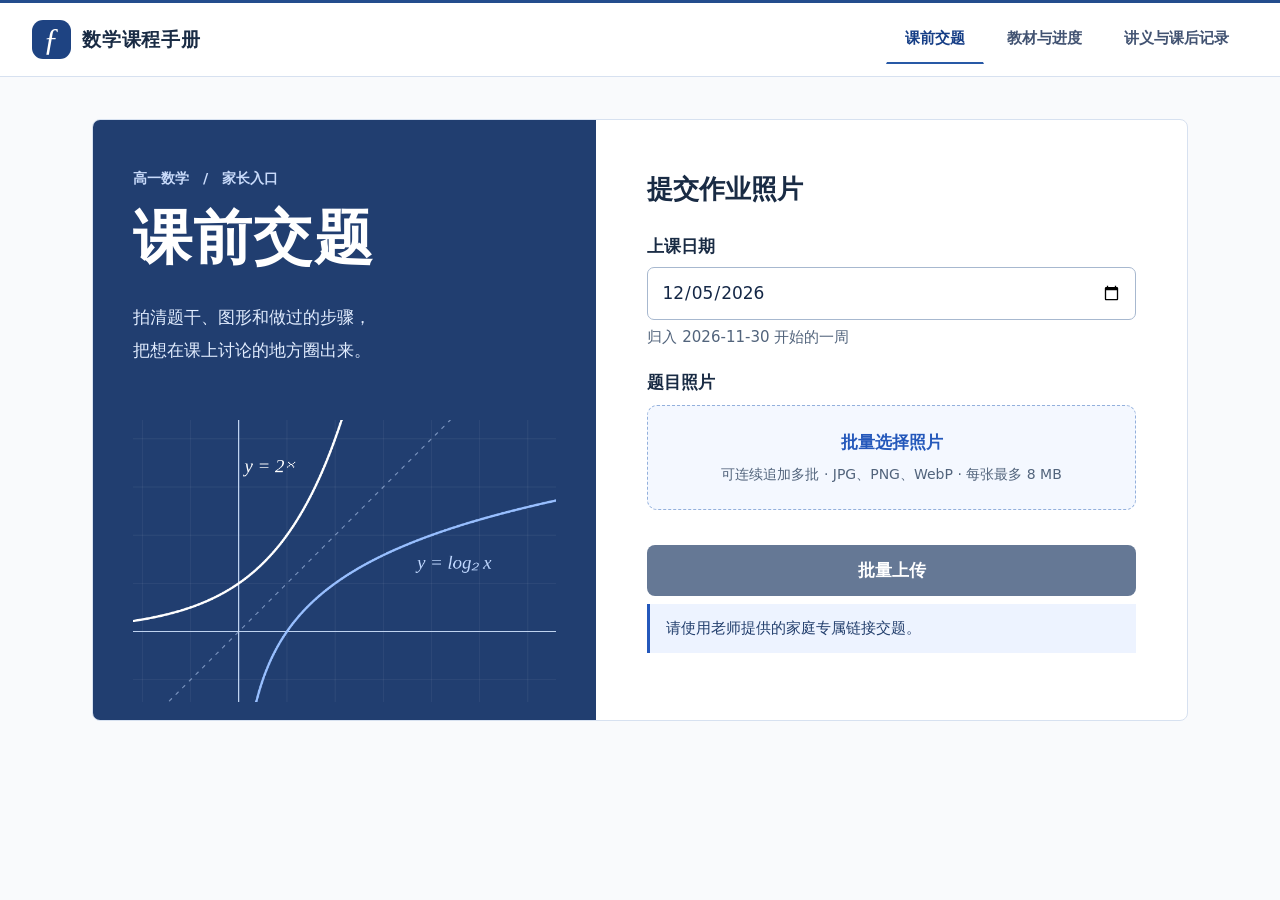
<file: docs/index.html>
<!doctype html>
<html lang="zh-CN"><head>
<meta charset="utf-8"><meta name="viewport" content="width=device-width,initial-scale=1"><meta name="referrer" content="no-referrer">
<title>高一数学 · 课程手册</title><link rel="stylesheet" href="style.css?v=7"><script defer src="ocr/tesseract.min.js"></script><script defer src="connection.js"></script><script defer src="app.js?v=8"></script>
<script defer src="manuscript.js?v=4"></script></head><body>
<header><div class="mast"><b class="brand"><i aria-hidden="true">ƒ</i> 数学课程手册</b><nav aria-label="课程导航"><button data-page="upload">课前交题</button><button data-page="books">教材与进度</button><button data-page="lessons">讲义与课后记录</button><a id="juniorCourse" hidden href="junior.html?teacher">小学衔接与初中数学</a></nav></div></header>
<main>
<section id="upload"><div class="spread">
<div class="cover"><small>高一数学　/　家长入口</small><h1>课前交题</h1><p>拍清题干、图形和做过的步骤，<br>把想在课上讨论的地方圈出来。</p><canvas id="curves" width="720" height="480" aria-label="指数函数与对数函数互为反函数的示意图"></canvas></div>
<div class="submitPanel"><h2>提交作业照片</h2><label>上课日期<input type="date" class="week"></label><p class="weekLabel"></p>
<label class="fileLabel">题目照片<span class="picker"><strong>批量选择照片</strong><span id="fileChoice">可连续追加多批 · JPG、PNG、WebP · 每张最多 8 MB</span><input id="images" type="file" multiple accept="image/jpeg,image/png,image/webp"></span></label>
<ul id="photoQueue" aria-label="待提交照片"></ul><button type="button" id="clearQueue" hidden>清空列表</button><button id="send" disabled>批量上传</button><p id="receipt" role="status"></p></div></div></section>
<section id="books" hidden><div class="pageTitle"><small>教学资料　/　高一上学期</small><h1>教材与进度</h1></div><div class="bookLayout"><div><h2>学期教学顺序</h2><div id="topics" class="card"></div></div><div><h2>人教 B 版教材</h2><p>教师登录后可阅读原书。</p><div id="library"></div></div></div><section id="exams" hidden><h2>北京高一数学试卷</h2><div id="examList"></div></section></section>
<section id="lessons" hidden><div class="pageTitle"><small>教师工作区　/　高一数学</small><h1>讲义与课后记录</h1></div>
<div id="editor" hidden><div class="weekBar"><div><label>上课日期<input type="date" class="week"></label><p class="weekLabel"></p></div><button id="load">读取该周资料</button></div>
<article id="draft" hidden>
<div class="deskTools"><div class="editions" aria-label="选择讲义版本"><button id="editionStudent" type="button">学生版</button><button id="editionTeacher" type="button">教师版</button></div><button id="save">保存修改</button></div>
<div class="texDesk">
<section class="manuscript"><div class="paneHead"><h2>稿件源文件</h2><button id="getTex">下载 .tex</button></div><div class="paneMeta"><span id="filename"></span></div><textarea id="texSource" aria-label="LaTeX 源文件" autocomplete="off" spellcheck="false"></textarea></section>
<section class="proof"><div class="paneHead"><h2>PDF 预览</h2><button id="getPdf">下载 PDF</button></div><div class="paneMeta"><span id="compileState" role="status"></span><label><input type="checkbox" id="autoCompile" checked>自动编译</label><button id="compile">编译</button></div><p id="emptyPdf">编译后在这里预览。</p><div id="pdfControls" hidden><button id="prevPage" aria-label="上一页">‹</button><output id="pageCount"></output><button id="nextPage" aria-label="下一页">›</button><button id="zoomOut" aria-label="缩小">−</button><button id="zoomIn" aria-label="放大">＋</button></div><div id="pdfView" aria-label="讲义 PDF 页面" hidden></div></section>
</div>
<pre id="compileError" hidden></pre>
<details class="fold"><summary>家长提交的照片</summary><div id="intake"></div></details>
<dialog id="photoViewer" aria-labelledby="photoPosition">
<div class="photoToolbar">
  <strong id="photoPosition" aria-live="polite"></strong>
  <div><button id="photoPrevious" type="button">上一张</button><button id="photoNext" type="button">下一张</button>
  <button id="photoZoom" type="button">放大</button><button id="photoClose" type="button" autofocus>关闭</button></div>
</div>
<div id="photoStage"><div id="photoNotice" role="status"></div></div>
</dialog>
<details class="fold"><summary>课后记录</summary><textarea id="record" aria-label="课后记录"></textarea></details>
</article></div></section>
<aside id="auth" hidden><h2>教师登录</h2><form id="loginForm">
<label>教师账号<input id="username" name="username" autocomplete="username" autocapitalize="none" spellcheck="false" required></label>
<label>密码<input id="password" name="password" type="password" autocomplete="current-password" required></label>
<button id="passwordLogin" type="submit">登录</button>
</form><button hidden id="logout">退出教师账号</button></aside><p id="status" role="status"></p></main></body></html>
</file>
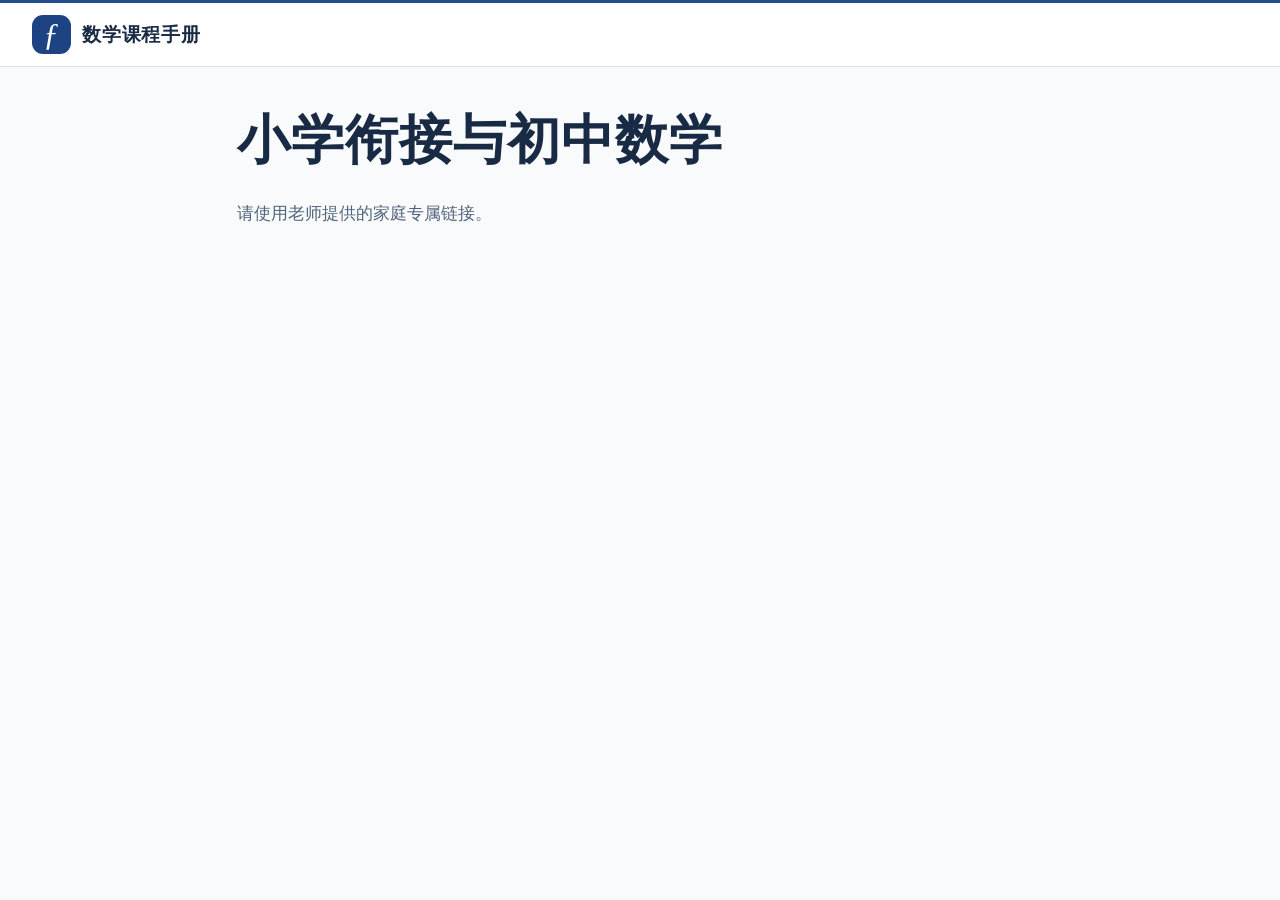
<file: docs/junior.html>
<!doctype html><html lang="zh-CN"><head><meta charset="utf-8"><meta name="viewport" content="width=device-width,initial-scale=1"><meta name="referrer" content="no-referrer"><title>小学衔接与初中数学 · 课程手册</title><link rel="stylesheet" href="style.css?v=8"><link rel="stylesheet" href="junior.css"><script defer src="connection.js"></script><script type="module" src="junior.js"></script></head><body>
<header><div class="mast"><b class="brand"><i aria-hidden="true">ƒ</i> 数学课程手册</b><a id="back" hidden href="./?teacher">返回高一数学</a></div></header>
<main><h1>小学衔接与初中数学</h1><p id="notice" role="status">正在读取课程资料…</p><div id="materials" hidden>
<section class="week-panel"><small id="weekLabel"></small><h2>本周练习</h2><div id="weekly"></div></section>
<details><summary>往期课程</summary><div id="archive"></div></details>
<details><summary>课程大纲</summary><div id="outlines"></div></details>
<details id="submit"><summary>交作业照片</summary><form><label>作业日期<input type="date" required id="day"></label><label>作业照片<input type="file" id="photos" multiple required accept="image/jpeg,image/webp,image/png"></label><button>批量上传</button><p id="receipt" role="status"></p></form></details>
<details hidden id="inbox"><summary>家长提交的照片</summary><div id="photosList"></div></details>
</div></main><dialog id="preview"><section><b id="caption"></b><button id="close">关闭</button></section><div id="pager"><button id="prev">上一页</button><span id="position"></span><button id="next">下一页</button></div><div id="paper"><canvas></canvas></div></dialog></body></html>
</file>
<file: docs/style.css>
*{box-sizing:border-box} :root{--ink:#142746;--blue:#2458bb;--muted:#52647c;--line:#d7e1f0;--paper:#fff;--shadow:0 10px 36px #17396b0c}
body{margin:0;background:#f1f5fb;color:var(--ink);font:17px/1.7 "Source Sans 3","Microsoft YaHei",system-ui,sans-serif}
header{background:#fff;border-bottom:1px solid var(--line)}.mast{max-width:1160px;margin:auto;padding:17px 32px;display:flex;align-items:center;justify-content:space-between;gap:1rem}
.brand{display:flex;align-items:center;gap:.7rem;font-size:1.18rem;letter-spacing:.04em;white-space:nowrap}.brand i{display:grid;place-items:center;width:39px;height:39px;border-radius:11px;background:#1e4382;color:white;font:italic 32px Georgia}
nav{display:flex;gap:4px}button{font:inherit;font-weight:650;border:1px solid transparent;border-radius:8px;background:var(--blue);color:white;cursor:pointer;padding:10px 18px;transition:background .15s}button:hover{background:#173f92}button:disabled{background:#657895;cursor:default}
nav button{color:#425372;background:transparent;font-size:.94rem}nav button:hover,nav button.active{background:#e8effc;color:#173f87}
button:focus-visible,input:focus-visible,textarea:focus-visible,select:focus-visible,summary:focus-visible{outline:3px solid #568af0;outline-offset:3px}
main{max-width:1160px;margin:clamp(26px,5vw,70px) auto;padding:0 32px 64px}h1{font:700 clamp(2.2rem,4.6vw,3.8rem)/1.18 "STSong","SimSun",serif;letter-spacing:.02em;margin:14px 0 20px}h2{font-size:1.38rem;line-height:1.4;margin:30px 0 16px}p{color:var(--muted);margin:8px 0 16px}small{font-size:.89rem;color:#405e8e;font-weight:600}
.spread{display:grid;grid-template-columns:.92fr 1.08fr;overflow:hidden;border-radius:20px;border:1px solid var(--line);background:white;box-shadow:var(--shadow)}
.cover{background:linear-gradient(145deg,#193460,#224d97);color:white;padding:46px 40px 18px;display:flex;flex-direction:column;justify-content:flex-start}.cover small{color:#c8dafa}.cover p{color:#e2edff;line-height:1.9}.cover canvas{width:100%;height:auto;display:block;margin:auto auto 0}
.submitPanel{padding:clamp(24px,4vw,54px);align-self:center}.submitPanel h2{font-size:1.65rem;margin:0 0 24px}.submitPanel>button{width:100%;margin-top:15px}
label{display:block;font-weight:650;margin:14px 0 5px}input,textarea,select{display:block;font:inherit;font-weight:400;width:100%;padding:10px 13px;margin-top:6px;border:1px solid #a7b8cf;border-radius:7px;background:white;color:var(--ink)}
textarea{min-height:96px;line-height:1.8;resize:vertical}.question textarea{field-sizing:content;max-height:42rem}.weekLabel,#receipt,#status{font-size:.94rem;white-space:pre-line;overflow-wrap:anywhere}.weekLabel{margin:4px 0 18px}.picker{position:relative;display:grid;justify-items:center;gap:6px;border:1.5px dashed #93b0dc;background:#f4f8ff;border-radius:10px;padding:22px 12px;margin:8px 0;text-align:center}.picker:focus-within{outline:3px solid #568af0}.picker strong{color:var(--blue)}.picker span{font-size:.875rem;color:var(--muted);font-weight:400}.picker input{cursor:pointer;position:absolute;inset:0;margin:0;width:100%;height:100%;opacity:0}
#receipt:not(:empty),#status:not(:empty){background:#edf3ff;padding:12px 16px;border-left:3px solid var(--blue);color:#233f6d}
.pageTitle{border-bottom:1px solid #bbcbe2;margin-bottom:28px}.bookLayout{display:grid;grid-template-columns:1fr 1.1fr;gap:32px}.bookLayout h2{margin-top:0}
.card,aside,.question,.photo,.weekBar{background:white;border:1px solid var(--line);border-radius:12px;padding:22px 26px;margin:16px 0;box-shadow:var(--shadow)}
#topics{padding:0 20px 10px}.row{display:flex;align-items:center;justify-content:space-between;gap:12px;padding:13px 0;border-bottom:1px solid #e4eaf4}.row:last-child{border:0}.row select{width:auto;margin:0}
#library{display:grid;gap:10px}#library .card{margin:0;padding:12px 19px;border-left:6px solid #4873bb;background:linear-gradient(90deg,#eef3fb,white 55%)}#library h2{margin:2px 0;font-size:1.12rem}#library button{font-size:.875rem}
.weekBar,.actions{display:flex;gap:18px;align-items:center;flex-wrap:wrap}.weekBar .weekLabel{margin-bottom:0}.weekBar label{margin:0}aside{max-width:650px}aside h2{margin-top:0}aside small{display:block;font-weight:400;margin:7px 0 12px}details>summary{cursor:pointer;font-weight:650}form details{margin-top:18px}
#questions{counter-reset:exercise}.question{counter-increment:exercise;border-top:3px solid #5479b4}.question:before{content:"题 " counter(exercise);color:#315790;font-weight:700}.question button,#add,#print,#mail,.photo button+button{color:#245396;background:#edf3ff;border-color:#ccdaf1}.photo img{display:block;max-width:100%;max-height:450px;object-fit:contain;margin:12px auto}.photo button{margin:4px}.card>label:first-child{margin-top:0}
[hidden]{display:none!important}
@media(max-width:760px){.mast{align-items:flex-start;flex-direction:column;padding:14px 18px;gap:9px}nav{width:100%;gap:1px;justify-content:space-between}nav button{padding:8px 6px;font-size:.89rem}main{padding:0 16px 40px;margin-top:20px}.spread,.bookLayout{grid-template-columns:1fr}.cover{padding:24px;position:relative;overflow:hidden}.cover>*:not(canvas){position:relative;z-index:1}.cover h1{font-size:2.45rem;margin:8px 0}.cover p{font-size:.93rem;margin:0}.cover canvas{position:absolute;width:42%;right:-2%;bottom:-8%;opacity:.28}.submitPanel{padding:24px}.bookLayout{gap:20px}.card,aside,.photo,.question,.weekBar{padding:18px}.pageTitle h1{font-size:2.25rem}.weekBar{align-items:end}.actions button{flex:1}button{min-height:44px}}
#photoQueue{list-style:none;margin:10px 0;padding:0;max-height:300px;overflow:auto}
#photoQueue li{display:flex;align-items:center;flex-wrap:wrap;gap:8px;border-bottom:1px solid var(--line);padding:8px 0;font-size:.91rem}
#photoQueue li span{flex:1 1 120px;overflow-wrap:anywhere}
#photoQueue li small{font-size:.83rem}
#photoQueue li button,#clearQueue{font-size:.85rem;padding:5px 10px;background:#edf3ff;color:#245396}

/* Reading pages use a common left edge. The editing desk uses the available width. */
body{background:#f9fafc;color:#192b44}
header{border-top:3px solid #234d8d}
.mast{max-width:1360px;padding-top:12px;padding-bottom:12px}
nav button{border-radius:0;background:transparent;border-bottom:2px solid transparent}
nav button.active,nav button:hover{background:transparent;border-bottom-color:#2859a6}
main{max-width:1160px;margin-top:42px}
.spread{border-radius:8px;box-shadow:none}
.cover{background:#213e70}.submitPanel{padding:clamp(26px,4vw,52px)}
.pageTitle small{font-size:.875rem}.pageTitle h1{font-size:clamp(1.8rem,3vw,2.5rem);margin:.38em 0 .55em}
.card,aside,.weekBar{border-radius:5px;box-shadow:none}
.bookLayout{gap:clamp(24px,5vw,80px);grid-template-columns:minmax(250px,.83fr) minmax(300px,1.17fr)}
#topics{background:transparent;padding:0;border:0}
#library{gap:0;border-top:1px solid var(--line)}
#library .card{display:grid;grid-template-columns:1fr auto;align-items:center;border:0;border-bottom:1px solid var(--line);border-radius:0;background:transparent;padding:13px 0}
#library .card small{grid-column:1;color:var(--muted)}#library .card h2{grid-column:1}#library .card button{grid-column:2;grid-row:1/3}
main:has(#editor:not([hidden])):has(#lessons:not([hidden])){max-width:1680px;margin-top:20px;padding-inline:clamp(12px,2vw,34px)}
#lessons .pageTitle{margin:0;border:0}
#lessons:has(#editor:not([hidden])) .pageTitle small{display:none}
#lessons:has(#editor:not([hidden])) .pageTitle h1{font-size:1.65rem}
.weekBar{border:0;background:transparent;box-shadow:none;padding:0;margin:8px 0 12px;gap:12px}
.weekBar>div:first-child{display:flex;align-items:center;gap:12px}.weekBar label{display:flex;align-items:center;gap:10px;font-size:.94rem}
.weekBar input{width:auto;padding:5px 9px;margin:0}.weekBar .weekLabel{margin:0;font-size:.875rem}
.weekBar button,.deskTools button,.paneHead button,.paneMeta button,#logout{font-size:.9rem;padding:5px 12px;border-radius:4px}
.deskTools{display:flex;align-items:center;justify-content:space-between;border-top:1px solid var(--line);padding:9px 0}
.editions{display:flex;gap:3px}.editions button,.paneHead button,.paneMeta button,#logout,.weekBar button{background:transparent;color:#26538e}
.editions button[aria-pressed=true]{background:#e3ebf8;color:#1e4178}
.texDesk{display:grid;grid-template-columns:minmax(0,.94fr) minmax(0,1.06fr);gap:10px}
.texDesk>section{border:1px solid #c6d2e2;border-radius:5px;overflow:hidden;background:white;min-width:0}
.paneHead,.paneMeta{display:flex;align-items:center;justify-content:space-between;gap:8px;padding:7px 14px;border-bottom:1px solid #d7dfe9}
.paneHead h2{margin:0;font-size:1rem}.paneHead button:hover,.paneMeta button:hover,#logout:hover{background:#ecf2fb}
.paneMeta{min-height:39px;background:#f7f9fc;font-size:.86rem;color:#415573}
.manuscript .paneMeta span{font-family:Consolas,monospace;color:#233e60;font-weight:600}
.paneMeta label{margin:0 0 0 auto;display:flex;align-items:center;gap:5px;font-size:.85rem;font-weight:400}
.paneMeta input{margin:0;width:auto;accent-color:var(--blue)}
#texSource,#pdfView,#emptyPdf{width:100%;height:clamp(400px,64vh,950px);display:block;margin:0;border:0;border-radius:0}
#texSource{padding:16px 18px;font:15px/1.71 Consolas,"Microsoft YaHei",monospace;tab-size:2;resize:none;color:#203a57}
#texSource:focus-visible{outline-offset:-2px}
#pdfView,#emptyPdf{background:#e4e8ee}#emptyPdf{padding:32px;text-align:center}
#compileError{white-space:pre-wrap;overflow-wrap:anywhere;color:#822d31;font:14px/1.55 Consolas,monospace}
.fold{margin:0;border-bottom:1px solid var(--line);padding:12px 0}.fold summary{font-size:1rem}.fold textarea{margin:12px 0}
#auth:has(#loginForm[hidden]){background:transparent;padding:0;border:0;margin:8px 0}
#auth:has(#loginForm[hidden]) h2{display:none}
@media(max-width:760px){
 main{margin-top:20px}.bookLayout,.texDesk{grid-template-columns:minmax(0,1fr)}.mast{padding-block:10px}
 .weekBar>div:first-child{display:block}.weekBar .weekLabel{margin-top:3px}.weekBar{justify-content:space-between}
 #texSource{height:38vh;min-height:220px}#pdfView,#emptyPdf{height:62vh}.texDesk{gap:12px}.paneMeta{flex-wrap:wrap}
}
#pdfControls{display:flex;align-items:center;justify-content:center;gap:6px;font:14px Consolas,monospace;color:#334b67;border-bottom:1px solid #ccd5e0}
#pdfControls button{background:transparent;color:#354e70;padding:1px 10px;font-size:20px;min-height:31px}
#pdfControls button:disabled{opacity:.35}
#pdfView{height:calc(clamp(400px,64vh,950px) - 34px);overflow:auto;padding:12px;background:#e6eaf0}
#pdfView canvas{display:block;background:white;margin:0 auto;box-shadow:0 1px 5px #18315030}
@media(max-width:760px){#pdfView{height:62vh}}
.photo .photoPreview{display:block;width:100%;margin:0 0 10px;padding:0 0 5px;background:#f5f7fa;color:#294f80;cursor:zoom-in}
.photoPreview span{font-size:.85rem}
#photoViewer{width:min(1240px,96vw);height:94vh;height:94dvh;max-width:100%;max-height:100%;padding:0;border:0;border-radius:8px;background:#e6ebf1;color:var(--ink)}
#photoViewer[open]{display:flex;flex-direction:column}
#photoViewer::backdrop{background:#101e32c9}
.photoToolbar{display:flex;align-items:center;justify-content:space-between;flex-wrap:wrap;gap:4px 12px;padding:8px 14px;background:#fff;border-bottom:1px solid var(--line)}
.photoToolbar button,#photoNotice button{padding:5px 9px;background:#eff3fa;color:#244d83;margin-left:4px;font-size:.92rem}
.photoToolbar button:disabled{opacity:.4}
#photoStage{min-height:0;flex:1;overflow:auto;overscroll-behavior:contain}
#photoStage img{display:block;width:100%;height:100%;object-fit:contain}
#photoStage.enlarged img{width:auto;height:auto;max-width:none;max-height:none;min-width:100%;margin:auto}
#photoNotice:not(:empty){padding:24px;text-align:center}
@media(max-width:650px){#photoViewer{width:100vw;height:100dvh;border-radius:0}.photoToolbar{padding:6px}.photoToolbar button{padding:4px 6px}}
</file>
<file: docs/junior.css>
main{max-width:870px}h1{font-size:clamp(2rem,5vw,3.3rem);margin-bottom:28px}.week-panel{background:#fff;border:1px solid #c9d7eb;border-top:4px solid #315da9;border-radius:10px;padding:22px 26px}.week-panel h2{margin:4px 0 12px}.file{display:flex;align-items:center;justify-content:space-between;gap:12px;padding:12px 0;border-top:1px solid #d8e2ef}.actions{display:flex;gap:7px;flex-shrink:0}.actions button,#pager button,#close{background:#e9effa;color:#224d87;padding:7px 12px}details{background:white;padding:16px 24px;border:1px solid #d5deec;border-radius:9px;margin:14px 0}summary{font-weight:700;cursor:pointer}h3{color:#28456c;margin:22px 0 6px}form{margin:16px 0 0}input{margin-bottom:12px}#notice:empty{display:none}#preview{width:min(760px,96vw);max-height:95dvh;padding:0;border:0;border-radius:10px}#preview::backdrop{background:#0c1f37b3}#preview section,#pager{display:flex;align-items:center;gap:12px;padding:9px 15px;justify-content:space-between}#paper{max-height:73dvh;overflow:auto;background:#edf1f7}canvas{display:block;width:100%;height:auto}#photosList img{max-width:100%}@media(max-width:500px){main{padding:0 14px 40px}.week-panel,details{padding:15px}.file{gap:5px}.actions button{padding:6px 9px}}
</file>
